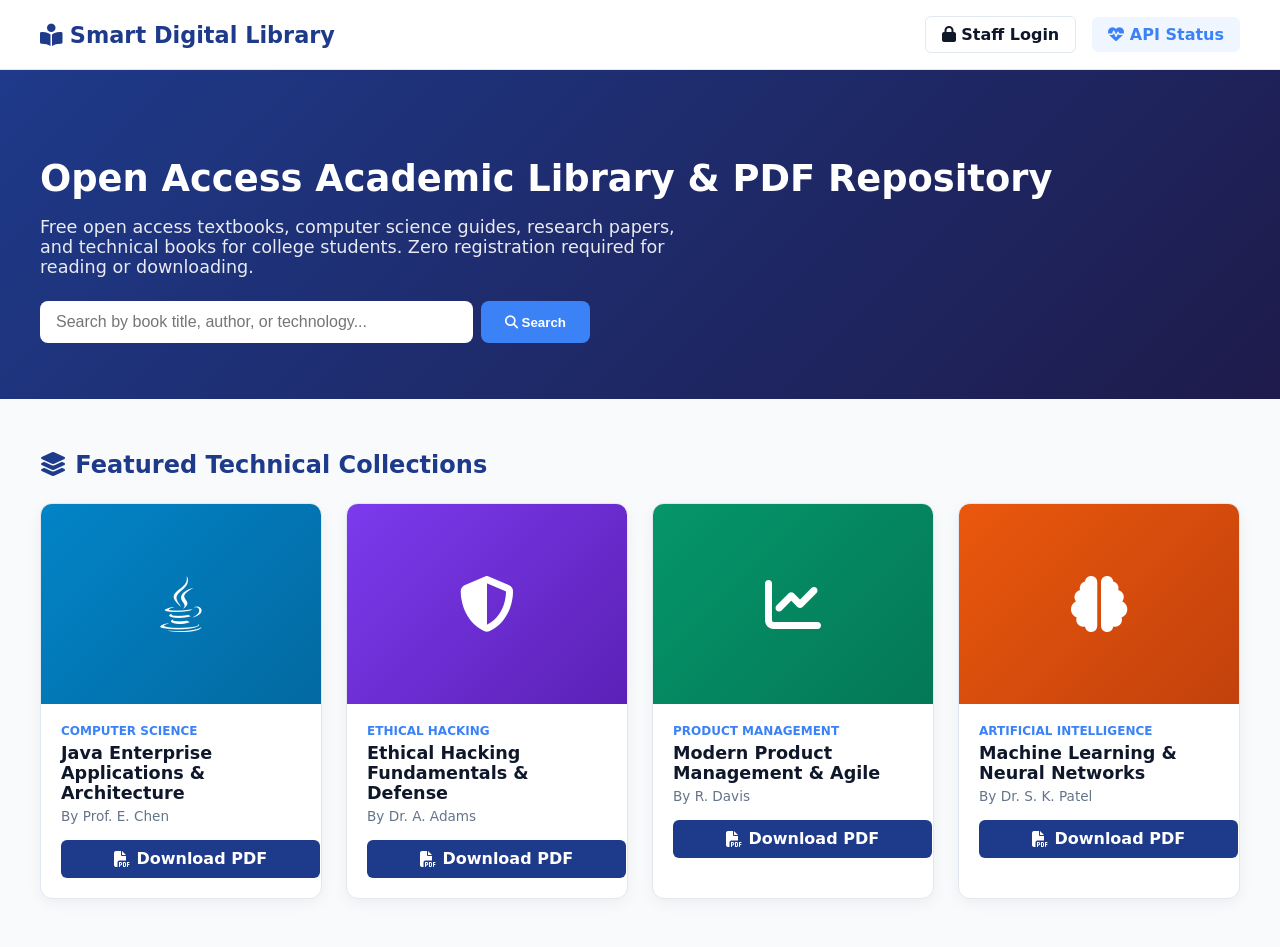
<file: src/main/webapp/index.html>
<!DOCTYPE html>
<html lang="en">
<head>
    <meta charset="UTF-8">
    <meta name="viewport" content="width=device-width, initial-scale=1.0">
    <title>Smart Digital Library – Open Access Textbooks & Research</title>
    <link rel="stylesheet" href="css/style.css">
    <link rel="stylesheet" href="https://cdnjs.cloudflare.com/ajax/libs/font-awesome/6.4.0/css/all.min.css">
    <style>
        :root {
            --primary: #1e3a8a;
            --primary-light: #3b82f6;
            --accent: #06b6d4;
            --bg: #f8fafc;
            --card: #ffffff;
            --text: #0f172a;
            --muted: #64748b;
            --border: #e2e8f0;
            --radius: 12px;
        }
        body { font-family: 'Segoe UI', system-ui, sans-serif; background: var(--bg); color: var(--text); margin: 0; }
        .container { width: calc(100% - 2rem); max-width: 1200px; margin: 0 auto; }
        .navbar { background: var(--card); border-bottom: 1px solid var(--border); padding: 1rem 0; sticky; top: 0; z-index: 100; }
        .nav-inner { display: flex; align-items: center; justify-content: space-between; }
        .logo { font-size: 1.4rem; font-weight: 700; color: var(--primary); text-decoration: none; }
        .hero { background: linear-gradient(135deg, var(--primary) 0%, #1e1b4b 100%); color: white; padding: 3.5rem 0; margin-bottom: 2rem; }
        .hero h1 { font-size: 2.3rem; margin-bottom: 0.5rem; }
        .hero p { opacity: 0.9; font-size: 1.1rem; max-width: 650px; }
        .search-box { display: flex; gap: 0.5rem; max-width: 550px; margin-top: 1.5rem; }
        .search-input { flex: 1; padding: 0.75rem 1rem; border: none; border-radius: 8px; font-size: 1rem; }
        .search-btn { padding: 0.75rem 1.5rem; background: var(--primary-light); color: white; border: none; border-radius: 8px; font-weight: 600; cursor: pointer; }
        .grid { display: grid; grid-template-columns: repeat(auto-fill, minmax(240px, 1fr)); gap: 1.5rem; }
        .book-card { background: white; border: 1px solid var(--border); border-radius: var(--radius); overflow: hidden; box-shadow: 0 4px 15px rgba(0,0,0,0.05); transition: transform 0.2s; }
        .book-card:hover { transform: translateY(-4px); }
        .book-cover { height: 200px; background: linear-gradient(135deg, #0284c7 0%, #0369a1 100%); display: flex; align-items: center; justify-content: center; color: white; font-size: 3.5rem; }
        .book-body { padding: 1.25rem; }
        .book-category { font-size: 0.75rem; font-weight: 700; color: var(--primary-light); text-transform: uppercase; margin-bottom: 0.3rem; }
        .book-title { font-size: 1.1rem; font-weight: 700; margin-bottom: 0.3rem; }
        .book-author { font-size: 0.85rem; color: var(--muted); margin-bottom: 1rem; }
        .download-btn { width: 100%; padding: 0.6rem; background: var(--primary); color: white; border: none; border-radius: 6px; font-weight: 600; cursor: pointer; display: flex; align-items: center; justify-content: center; gap: 0.4rem; text-decoration: none; }
        .download-btn:hover { background: var(--primary-light); text-decoration: none; }
    </style>
</head>
<body>

    <!-- Header -->
    <nav class="navbar">
        <div class="container nav-inner">
            <a href="index.html" class="logo"><i class="fa-solid fa-book-open-reader"></i> Smart <span>Digital Library</span></a>
            <div style="display:flex; gap:1rem; align-items:center;">
                <a href="login" style="padding:0.5rem 1rem; border:1px solid var(--border); border-radius:6px; color:var(--text); text-decoration:none; font-weight:600;">
                    <i class="fa-solid fa-lock"></i> Staff Login
                </a>
                <a href="api/health" target="_blank" style="padding:0.5rem 1rem; background:#eff6ff; border-radius:6px; color:var(--primary-light); text-decoration:none; font-weight:600;">
                    <i class="fa-solid fa-heart-pulse"></i> API Status
                </a>
            </div>
        </div>
    </nav>

    <!-- Hero -->
    <section class="hero">
        <div class="container">
            <h1>Open Access Academic Library & PDF Repository</h1>
            <p>Free open access textbooks, computer science guides, research papers, and technical books for college students. Zero registration required for reading or downloading.</p>
            
            <div class="search-box">
                <input type="text" class="search-input" id="searchInput" placeholder="Search by book title, author, or technology..." onkeyup="filterBooks()">
                <button class="search-btn"><i class="fa-solid fa-magnifying-glass"></i> Search</button>
            </div>
        </div>
    </section>

    <!-- Catalog Grid -->
    <main class="container" style="margin-bottom: 3rem;">
        <h2 style="font-size: 1.5rem; margin-bottom: 1.5rem; color: var(--primary);"><i class="fa-solid fa-layer-group"></i> Featured Technical Collections</h2>
        
        <div class="grid" id="bookGrid">
            <div class="book-card">
                <div class="book-cover" style="background: linear-gradient(135deg, #0284c7 0%, #0369a1 100%);">
                    <i class="fa-brands fa-java"></i>
                </div>
                <div class="book-body">
                    <div class="book-category">Computer Science</div>
                    <div class="book-title">Java Enterprise Applications & Architecture</div>
                    <div class="book-author">By Prof. E. Chen</div>
                    <a href="download/1" class="download-btn"><i class="fa-solid fa-file-pdf"></i> Download PDF</a>
                </div>
            </div>

            <div class="book-card">
                <div class="book-cover" style="background: linear-gradient(135deg, #7c3aed 0%, #5b21b6 100%);">
                    <i class="fa-solid fa-shield-halved"></i>
                </div>
                <div class="book-body">
                    <div class="book-category">Ethical Hacking</div>
                    <div class="book-title">Ethical Hacking Fundamentals & Defense</div>
                    <div class="book-author">By Dr. A. Adams</div>
                    <a href="download/2" class="download-btn"><i class="fa-solid fa-file-pdf"></i> Download PDF</a>
                </div>
            </div>

            <div class="book-card">
                <div class="book-cover" style="background: linear-gradient(135deg, #059669 0%, #047857 100%);">
                    <i class="fa-solid fa-chart-line"></i>
                </div>
                <div class="book-body">
                    <div class="book-category">Product Management</div>
                    <div class="book-title">Modern Product Management & Agile</div>
                    <div class="book-author">By R. Davis</div>
                    <a href="download/3" class="download-btn"><i class="fa-solid fa-file-pdf"></i> Download PDF</a>
                </div>
            </div>

            <div class="book-card">
                <div class="book-cover" style="background: linear-gradient(135deg, #ea580c 0%, #c2410c 100%);">
                    <i class="fa-solid fa-brain"></i>
                </div>
                <div class="book-body">
                    <div class="book-category">Artificial Intelligence</div>
                    <div class="book-title">Machine Learning & Neural Networks</div>
                    <div class="book-author">By Dr. S. K. Patel</div>
                    <a href="download/4" class="download-btn"><i class="fa-solid fa-file-pdf"></i> Download PDF</a>
                </div>
            </div>
        </div>
    </main>

    <script>
        function filterBooks() {
            const q = document.getElementById('searchInput').value.toLowerCase();
            const cards = document.querySelectorAll('#bookGrid .book-card');
            cards.forEach(card => {
                const text = card.innerText.toLowerCase();
                card.style.display = text.includes(q) ? 'block' : 'none';
            });
        }
    </script>
</body>
</html>
</file>
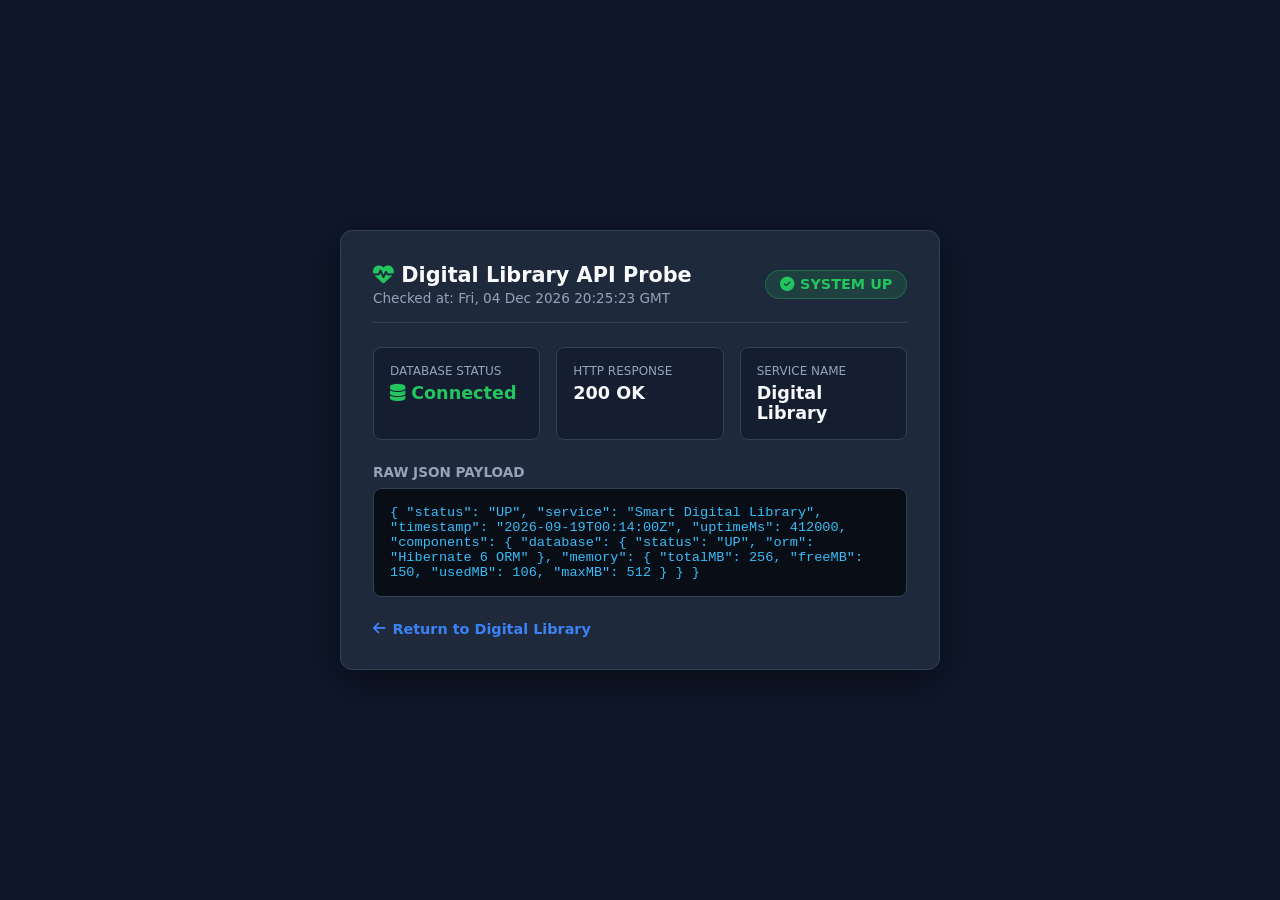
<file: src/main/webapp/api/health/index.html>
<!DOCTYPE html>
<html lang="en">
<head>
    <meta charset="UTF-8">
    <meta name="viewport" content="width=device-width, initial-scale=1.0">
    <title>Digital Library – API Health & System Status</title>
    <link rel="stylesheet" href="https://cdnjs.cloudflare.com/ajax/libs/font-awesome/6.4.0/css/all.min.css">
    <style>
        :root {
            --bg: #0f172a;
            --card: #1e293b;
            --text: #f8fafc;
            --muted: #94a3b8;
            --border: #334155;
            --success: #22c55e;
            --primary: #3b82f6;
            --radius: 12px;
        }
        *, *::before, *::after { box-sizing: border-box; margin: 0; padding: 0; }
        body {
            font-family: 'Segoe UI', system-ui, -apple-system, sans-serif;
            background: var(--bg);
            color: var(--text);
            min-height: 100vh;
            display: flex;
            align-items: center;
            justify-content: center;
            padding: 1.5rem;
        }
        .health-card {
            background: var(--card);
            border: 1px solid var(--border);
            border-radius: var(--radius);
            padding: 2rem;
            max-width: 600px;
            width: 100%;
            box-shadow: 0 10px 40px rgba(0,0,0,0.5);
        }
        .header-row {
            display: flex;
            justify-content: space-between;
            align-items: center;
            margin-bottom: 1.5rem;
            border-bottom: 1px solid var(--border);
            padding-bottom: 1rem;
        }
        .status-badge {
            display: inline-flex;
            align-items: center;
            gap: 0.4rem;
            padding: 0.35rem 0.85rem;
            border-radius: 20px;
            background: rgba(34, 197, 94, 0.15);
            color: var(--success);
            font-weight: 700;
            font-size: 0.9rem;
            border: 1px solid rgba(34, 197, 94, 0.3);
        }
        .metric-grid {
            display: grid;
            grid-template-columns: repeat(auto-fit, minmax(160px, 1fr));
            gap: 1rem;
            margin-bottom: 1.5rem;
        }
        .metric-box {
            background: rgba(15, 23, 42, 0.6);
            border: 1px solid var(--border);
            border-radius: 8px;
            padding: 1rem;
        }
        .metric-label { font-size: 0.75rem; color: var(--muted); text-transform: uppercase; margin-bottom: 0.3rem; }
        .metric-val { font-size: 1.1rem; font-weight: 700; color: var(--text); }
        .json-preview {
            background: #090d16;
            border: 1px solid var(--border);
            border-radius: 8px;
            padding: 1rem;
            font-family: 'Consolas', 'Courier New', monospace;
            font-size: 0.85rem;
            color: #38bdf8;
            overflow-x: auto;
        }
        .btn-back {
            display: inline-flex;
            align-items: center;
            gap: 0.4rem;
            margin-top: 1.5rem;
            color: var(--primary);
            text-decoration: none;
            font-weight: 600;
            font-size: 0.9rem;
        }
        .btn-back:hover { text-decoration: underline; }
    </style>
</head>
<body>

    <div class="health-card">
        <div class="header-row">
            <div>
                <h2 style="font-size: 1.3rem; margin-bottom: 0.2rem;"><i class="fa-solid fa-heart-pulse" style="color:var(--success);"></i> Digital Library API Probe</h2>
                <p style="font-size: 0.85rem; color: var(--muted);" id="timestampStr">Liveness Check</p>
            </div>
            <div class="status-badge">
                <i class="fa-solid fa-circle-check"></i> SYSTEM UP
            </div>
        </div>

        <div class="metric-grid">
            <div class="metric-box">
                <div class="metric-label">Database Status</div>
                <div class="metric-val" style="color:var(--success);"><i class="fa-solid fa-database"></i> Connected</div>
            </div>
            <div class="metric-box">
                <div class="metric-label">HTTP Response</div>
                <div class="metric-val">200 OK</div>
            </div>
            <div class="metric-box">
                <div class="metric-label">Service Name</div>
                <div class="metric-val">Digital Library</div>
            </div>
        </div>

        <h4 style="font-size: 0.85rem; color: var(--muted); margin-bottom: 0.5rem; text-transform: uppercase;">Raw JSON Payload</h4>
        <div class="json-preview" id="jsonDisplay">
{
  "status": "UP",
  "service": "Smart Digital Library",
  "timestamp": "2026-09-19T00:14:00Z",
  "uptimeMs": 412000,
  "components": {
    "database": {
      "status": "UP",
      "orm": "Hibernate 6 ORM"
    },
    "memory": {
      "totalMB": 256,
      "freeMB": 150,
      "usedMB": 106,
      "maxMB": 512
    }
  }
}
        </div>

        <a href="/" class="btn-back"><i class="fa-solid fa-arrow-left"></i> Return to Digital Library</a>
    </div>

    <script>
        document.getElementById('timestampStr').innerText = 'Checked at: ' + new Date().toUTCString();
    </script>
</body>
</html>
</file>
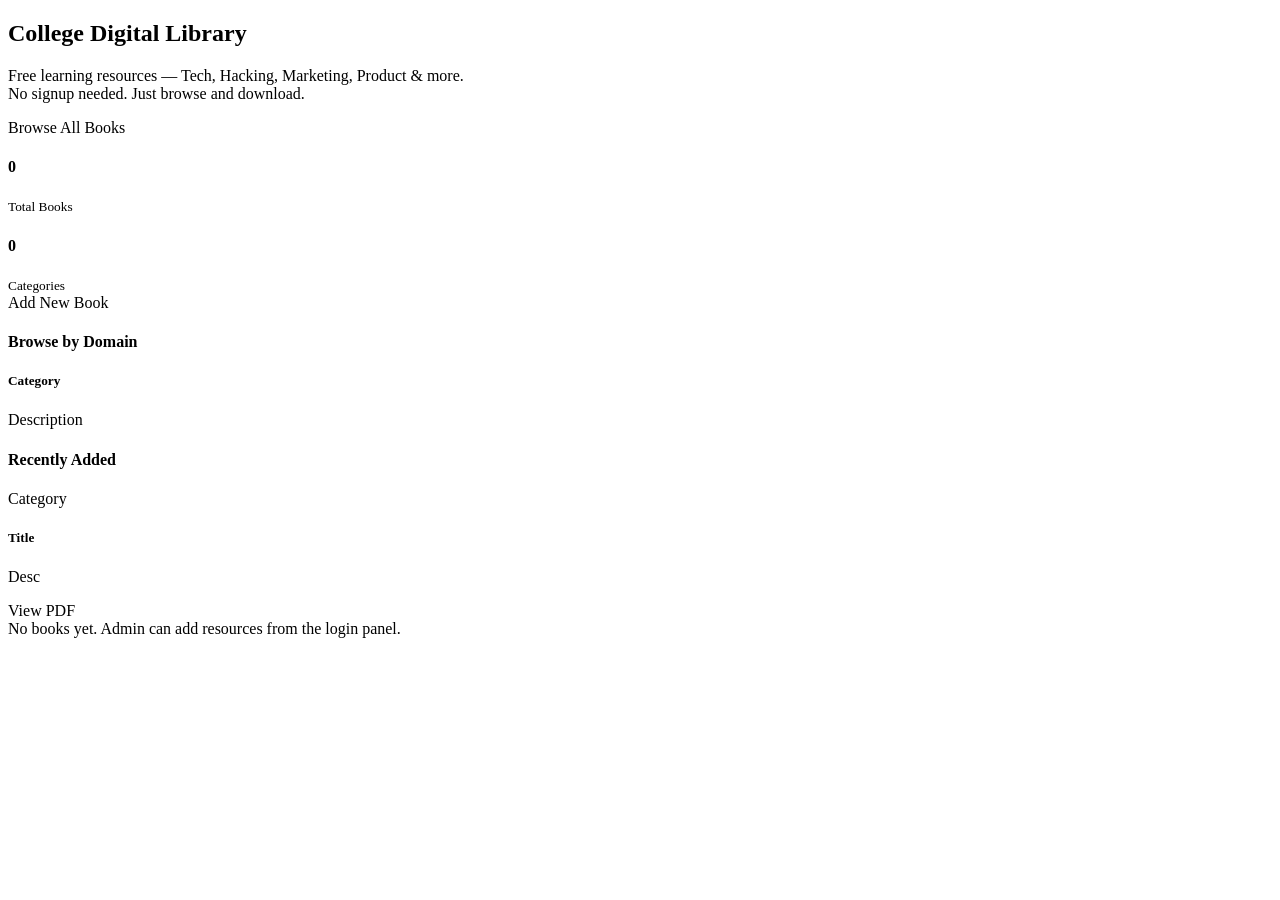
<file: src/main/webapp/WEB-INF/templates/dashboard/index.html>
<!DOCTYPE html>
<html xmlns:th="http://www.thymeleaf.org"
      th:replace="~{layout/base :: layout('Home', ~{::section})}">
<section>
    <div class="text-center mb-5 py-4 bg-primary bg-opacity-10 rounded-3">
        <h1 class="display-5 fw-bold">College Digital Library</h1>
        <p class="lead text-muted mb-3">Free learning resources — Tech, Hacking, Marketing, Product &amp; more.<br/>
            No signup needed. Just browse and download.</p>
        <a th:href="@{/books}" class="btn btn-primary btn-lg"><i class="bi bi-search"></i> Browse All Books</a>
    </div>

    <div class="row g-3 mb-4" th:if="${isLibrarian}">
        <div class="col-md-4">
            <div class="card stat-card border-0 shadow-sm text-center">
                <div class="card-body">
                    <i class="bi bi-bookshelf text-primary fs-3"></i>
                    <h4 class="mt-2 mb-0" th:text="${stats.totalBooks}">0</h4>
                    <small class="text-muted">Total Books</small>
                </div>
            </div>
        </div>
        <div class="col-md-4">
            <div class="card stat-card border-0 shadow-sm text-center">
                <div class="card-body">
                    <i class="bi bi-tags text-danger fs-3"></i>
                    <h4 class="mt-2 mb-0" th:text="${stats.totalCategories}">0</h4>
                    <small class="text-muted">Categories</small>
                </div>
            </div>
        </div>
        <div class="col-md-4">
            <div class="card stat-card border-0 shadow-sm text-center">
                <div class="card-body">
                    <a th:href="@{/books/new}" class="btn btn-outline-primary mt-2"><i class="bi bi-plus-lg"></i> Add New Book</a>
                </div>
            </div>
        </div>
    </div>

    <h4 class="mb-3"><i class="bi bi-grid"></i> Browse by Domain</h4>
    <div class="row g-3 mb-5">
        <div class="col-md-4 col-lg-3" th:each="cat : ${categories}">
            <a th:href="@{/books(categoryId=${cat.id})}" class="text-decoration-none">
                <div class="card category-card h-100 border-0 shadow-sm hover-lift">
                    <div class="card-body text-center py-4">
                        <i class="bi fs-1 text-primary" th:classappend="${cat.icon}"></i>
                        <h5 class="mt-3" th:text="${cat.name}">Category</h5>
                        <p class="text-muted small mb-0" th:text="${cat.description}">Description</p>
                    </div>
                </div>
            </a>
        </div>
    </div>

    <h4 class="mb-3"><i class="bi bi-clock-history"></i> Recently Added</h4>
    <div class="row g-3">
        <div class="col-md-6 col-lg-4" th:each="book : ${recentBooks}">
            <div class="card book-card h-100 border-0 shadow-sm">
                <div class="card-body">
                    <span class="badge bg-primary mb-2" th:text="${book.category.name}">Category</span>
                    <h5 th:text="${book.title}">Title</h5>
                    <p class="text-muted small" th:text="${#strings.abbreviate(book.description, 80)}">Desc</p>
                    <div class="d-flex gap-2">
                        <a th:href="@{/books/{id}(id=${book.id})}" class="btn btn-sm btn-outline-primary">View</a>
                        <a th:if="${book.digitalAvailable}" th:href="@{/download/{id}(id=${book.id})}"
                           class="btn btn-sm btn-danger"><i class="bi bi-download"></i> PDF</a>
                    </div>
                </div>
            </div>
        </div>
        <div th:if="${#lists.isEmpty(recentBooks)}" class="col-12 text-center text-muted py-4">
            No books yet. Admin can add resources from the login panel.
        </div>
    </div>
</section>
</html>
</file>
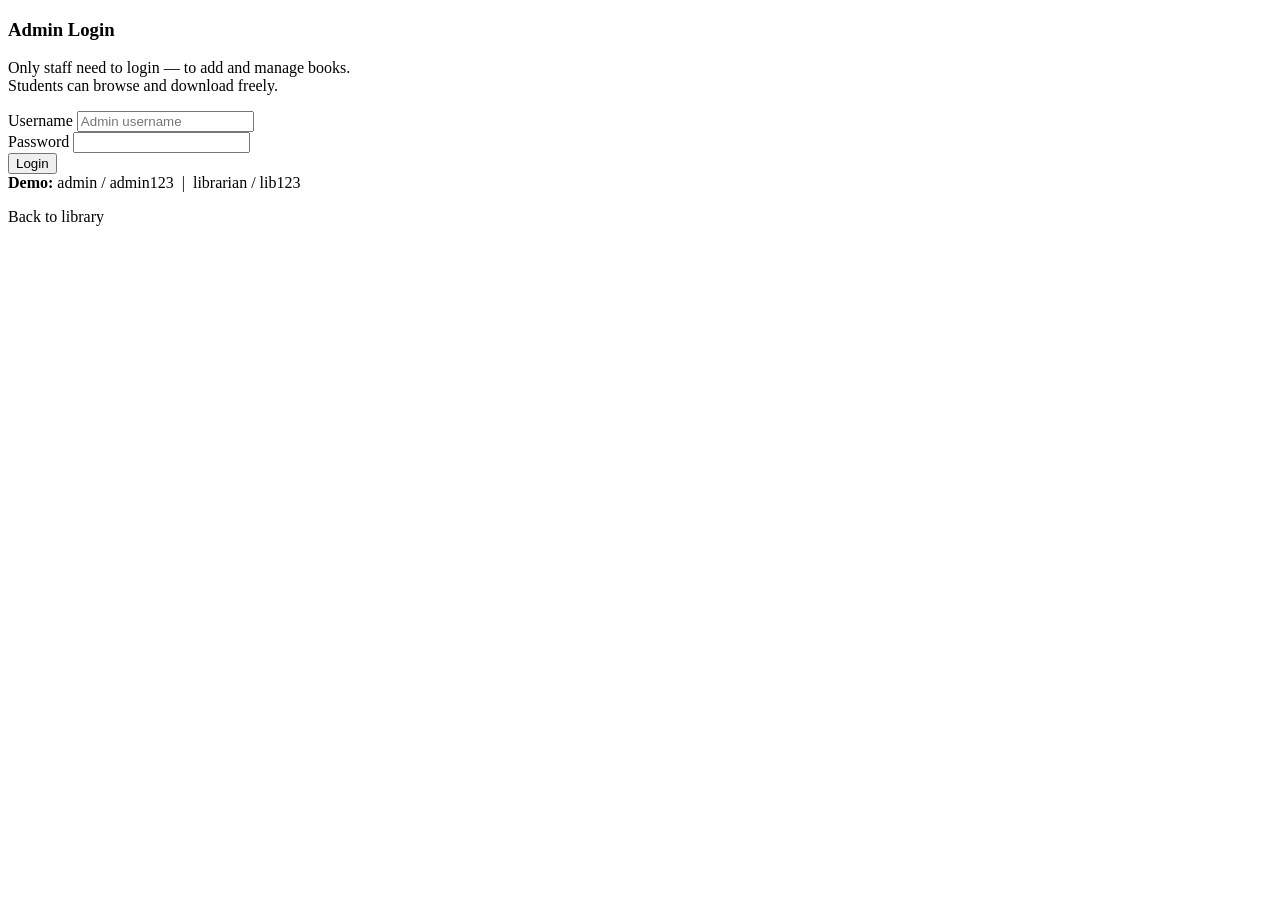
<file: src/main/webapp/WEB-INF/templates/auth/login.html>
<!DOCTYPE html>
<html xmlns:th="http://www.thymeleaf.org"
      th:replace="~{layout/base :: layout('Admin Login', ~{::section})}">
<section>
    <div class="row justify-content-center">
        <div class="col-md-5">
            <div class="card shadow border-0">
                <div class="card-body p-5">
                    <div class="text-center mb-4">
                        <i class="bi bi-shield-lock text-primary" style="font-size: 3rem;"></i>
                        <h3 class="mt-2">Admin Login</h3>
                        <p class="text-muted">Only staff need to login — to add and manage books.<br/>
                            Students can <a th:href="@{/books}">browse and download freely</a>.</p>
                    </div>
                    <div th:if="${error}" class="alert alert-danger" th:text="${error}"></div>
                    <form th:action="@{/login}" method="post">
                        <div class="mb-3">
                            <label class="form-label">Username</label>
                            <input type="text" name="username" class="form-control" required
                                   th:value="${username}" placeholder="Admin username"/>
                        </div>
                        <div class="mb-3">
                            <label class="form-label">Password</label>
                            <input type="password" name="password" class="form-control" required/>
                        </div>
                        <button type="submit" class="btn btn-primary w-100">Login</button>
                    </form>
                    <div class="mt-3 p-3 bg-light rounded small">
                        <strong>Demo:</strong> admin / admin123 &nbsp;|&nbsp; librarian / lib123
                    </div>
                    <p class="text-center mt-3 mb-0">
                        <a th:href="@{/dashboard}"><i class="bi bi-arrow-left"></i> Back to library</a>
                    </p>
                </div>
            </div>
        </div>
    </div>
</section>
</html>
</file>
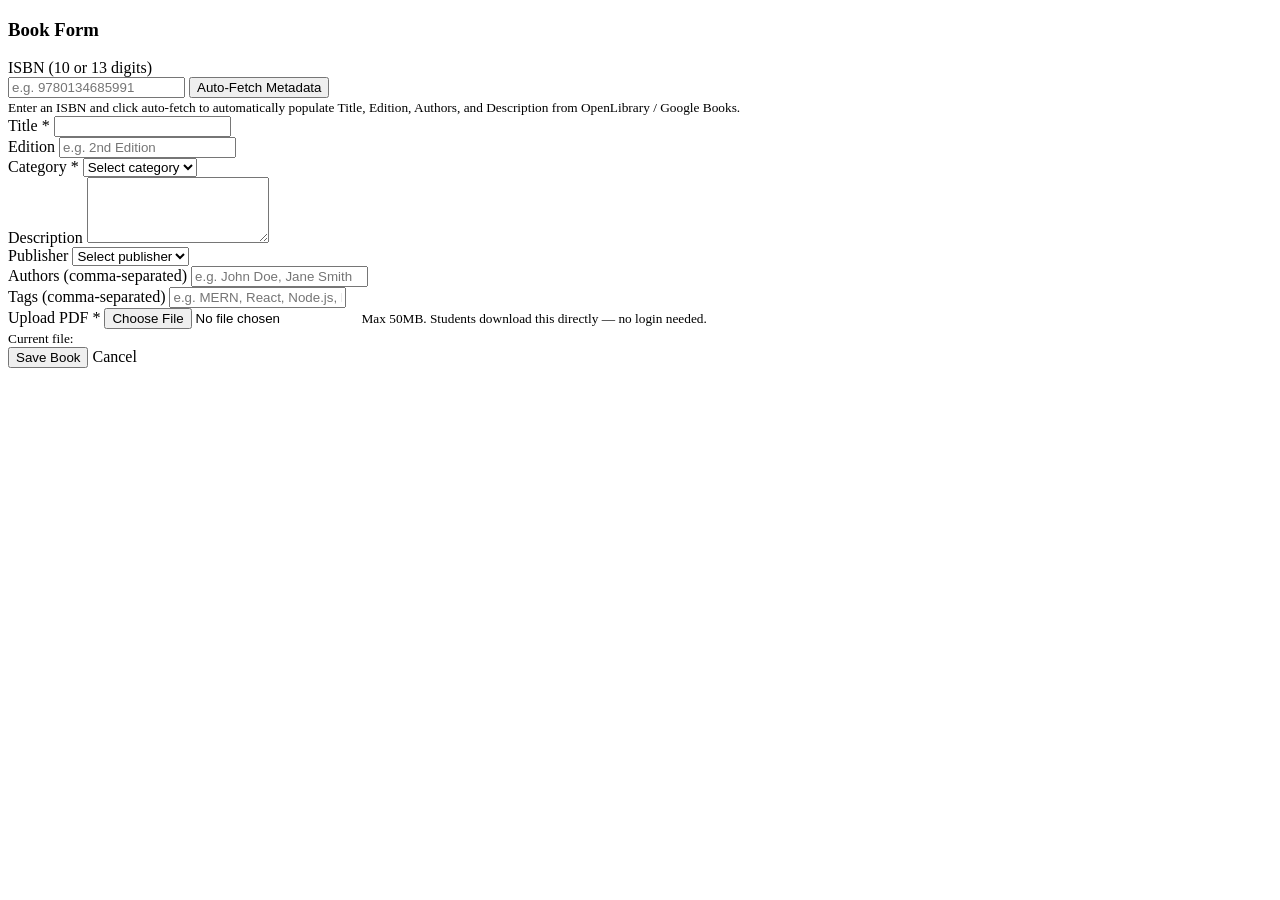
<file: src/main/webapp/WEB-INF/templates/books/_form.html>
<!DOCTYPE html>
<html xmlns:th="http://www.thymeleaf.org">
<section th:fragment="form(title, action, book)">
    <div class="row justify-content-center">
        <div class="col-lg-8">
            <div class="card border-0 shadow-sm">
                <div class="card-body p-4">
                    <h3 th:text="${title}">Book Form</h3>
                    <form th:action="${action}" method="post" enctype="multipart/form-data" class="mt-4">
                        <div class="mb-3">
                            <label class="form-label fw-bold">ISBN (10 or 13 digits)</label>
                            <div class="input-group">
                                <input type="text" id="isbnInput" name="isbn" class="form-control"
                                       placeholder="e.g. 9780134685991"
                                       th:value="${dto != null ? dto.isbn : ''}"/>
                                <button class="btn btn-outline-primary" type="button" id="btnLookupIsbn">
                                    Auto-Fetch Metadata
                                </button>
                            </div>
                            <small class="text-muted" id="isbnStatus">Enter an ISBN and click auto-fetch to automatically populate Title, Edition, Authors, and Description from OpenLibrary / Google Books.</small>
                        </div>
                        <div class="mb-3">
                            <label class="form-label">Title *</label>
                            <input type="text" name="title" class="form-control" required
                                   th:value="${dto != null ? dto.title : ''}"/>
                        </div>
                        <div class="row">
                            <div class="col-md-6 mb-3">
                                <label class="form-label">Edition</label>
                                <input type="text" name="edition" class="form-control" placeholder="e.g. 2nd Edition"
                                       th:value="${dto != null ? dto.edition : ''}"/>
                            </div>
                            <div class="col-md-6 mb-3">
                                <label class="form-label">Category *</label>
                                <select name="categoryId" class="form-select" required>
                                    <option value="">Select category</option>
                                    <option th:each="cat : ${categories}" th:value="${cat.id}" th:text="${cat.name}"
                                            th:selected="${dto != null && dto.categoryId == cat.id}"></option>
                                </select>
                            </div>
                        </div>
                        <div class="mb-3">
                            <label class="form-label">Description</label>
                            <textarea name="description" class="form-control" rows="4"
                                      th:text="${dto != null ? dto.description : ''}"></textarea>
                        </div>
                        <div class="row">
                            <div class="col-md-6 mb-3">
                                <label class="form-label">Publisher</label>
                                <select name="publisherId" class="form-select">
                                    <option value="">Select publisher</option>
                                    <option th:each="pub : ${publishers}" th:value="${pub.id}" th:text="${pub.name}"
                                            th:selected="${dto != null && dto.publisherId == pub.id}"></option>
                                </select>
                            </div>
                            <div class="col-md-6 mb-3">
                                <label class="form-label">Authors (comma-separated)</label>
                                <input type="text" name="authorNames" class="form-control"
                                       placeholder="e.g. John Doe, Jane Smith"
                                       th:value="${dto != null ? dto.authorNames : ''}"/>
                            </div>
                        </div>
                        <div class="mb-3">
                            <label class="form-label">Tags (comma-separated)</label>
                            <input type="text" name="tags" class="form-control"
                                   placeholder="e.g. MERN, React, Node.js, Full Stack"
                                   th:value="${dto != null ? dto.tags : ''}"/>
                        </div>
                        <div class="mb-3">
                            <label class="form-label">Upload PDF *</label>
                            <input type="file" name="bookFile" class="form-control" accept=".pdf"
                                   th:required="${book == null}"/>
                            <small class="text-muted">Max 50MB. Students download this directly — no login needed.</small>
                            <div th:if="${book != null && book.fileName}" class="mt-1">
                                <small>Current file: <span th:text="${book.fileName}"></span></small>
                            </div>
                        </div>
                        <div class="d-flex gap-2">
                            <button type="submit" class="btn btn-primary">Save Book</button>
                            <a th:href="@{/books}" class="btn btn-outline-secondary">Cancel</a>
                        </div>
                    </form>
                </div>
            </div>
        </div>
    </div>
    <script>
    document.addEventListener('DOMContentLoaded', function() {
        const btn = document.getElementById('btnLookupIsbn');
        const isbnInput = document.getElementById('isbnInput');
        const status = document.getElementById('isbnStatus');
        if (!btn || !isbnInput) return;

        btn.addEventListener('click', function() {
            const isbn = isbnInput.value.trim();
            if (!isbn) {
                alert('Please enter an ISBN number first.');
                return;
            }
            btn.disabled = true;
            status.innerHTML = '<span class="text-primary"><span class="spinner-border spinner-border-sm me-1"></span>Fetching book metadata...</span>';

            fetch('/books/lookup?isbn=' + encodeURIComponent(isbn))
                .then(function(res) { return res.json(); })
                .then(function(data) {
                    btn.disabled = false;
                    if (data && data.title) {
                        const titleInput = document.querySelector('input[name="title"]');
                        if (titleInput) titleInput.value = data.title;
                        const editionInput = document.querySelector('input[name="edition"]');
                        if (editionInput && data.edition) editionInput.value = data.edition;
                        const descInput = document.querySelector('textarea[name="description"]');
                        if (descInput && data.description) descInput.value = data.description;
                        const authorInput = document.querySelector('input[name="authorNames"]');
                        if (authorInput && data.authors) authorInput.value = data.authors;
                        status.innerHTML = '<span class="text-success">Book details fetched successfully!</span>';
                    } else {
                        status.innerHTML = '<span class="text-warning">No metadata found for this ISBN. You can still fill fields manually.</span>';
                    }
                })
                .catch(function(err) {
                    btn.disabled = false;
                    status.innerHTML = '<span class="text-danger">Error fetching metadata. Please fill manually.</span>';
                });
        });
    });
    </script>
</section>
</html>
</file>
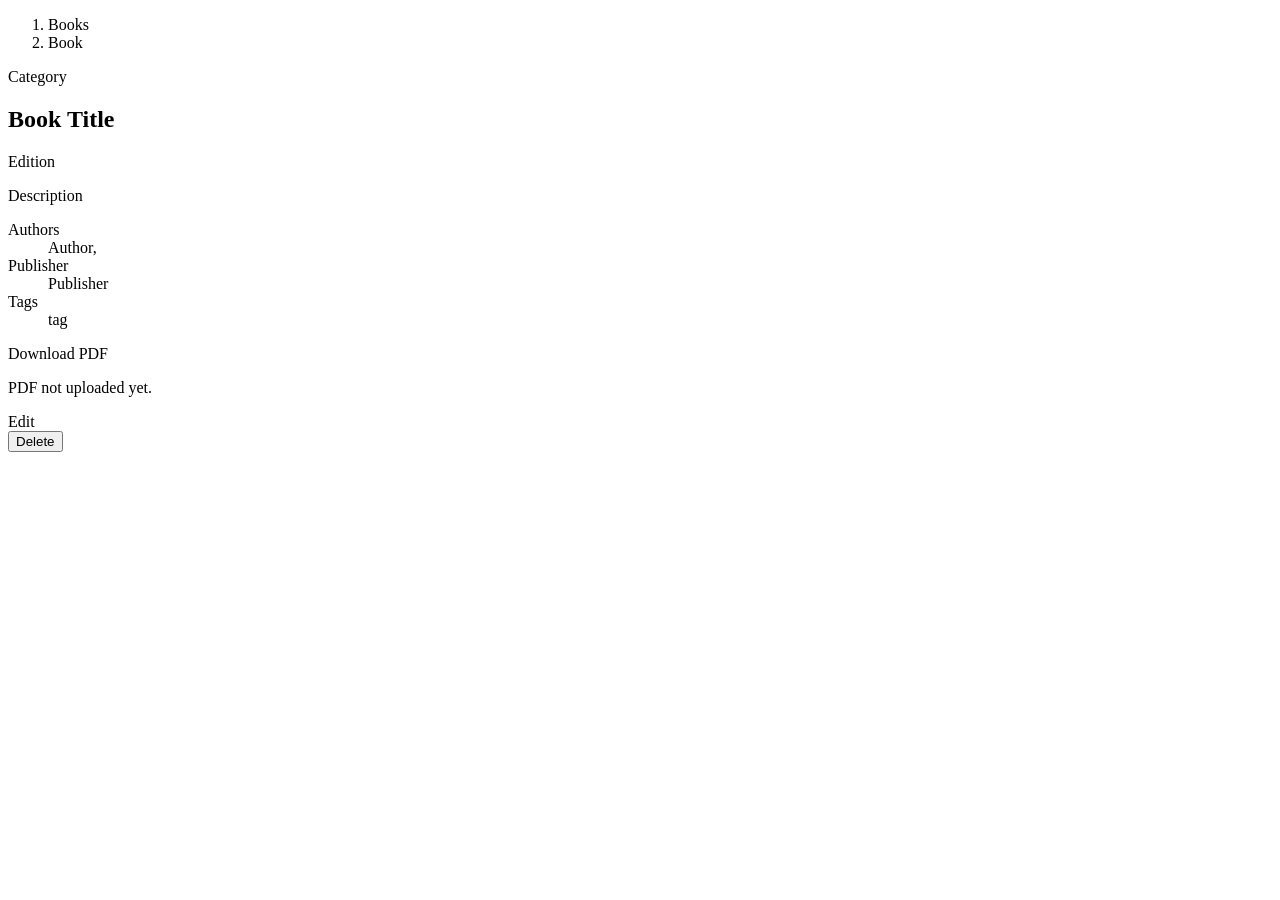
<file: src/main/webapp/WEB-INF/templates/books/detail.html>
<!DOCTYPE html>
<html xmlns:th="http://www.thymeleaf.org"
      th:replace="~{layout/base :: layout(${book.title}, ~{::section})}">
<section>
    <nav aria-label="breadcrumb" class="mb-3">
        <ol class="breadcrumb">
            <li class="breadcrumb-item"><a th:href="@{/books}">Books</a></li>
            <li class="breadcrumb-item active" th:text="${book.title}">Book</li>
        </ol>
    </nav>

    <div class="row">
        <div class="col-lg-8">
            <div class="card border-0 shadow-sm">
                <div class="card-body p-4">
                    <span class="badge bg-primary mb-2" th:text="${book.category.name}">Category</span>
                    <h2 th:text="${book.title}">Book Title</h2>
                    <p class="text-muted" th:if="${book.edition}" th:text="${book.edition}">Edition</p>
                    <p th:text="${book.description}">Description</p>

                    <dl class="row mt-4">
                        <dt class="col-sm-3">Authors</dt>
                        <dd class="col-sm-9">
                            <span th:each="author, stat : ${book.authors}">
                                <span th:text="${author.name}">Author</span><span th:if="${!stat.last}">, </span>
                            </span>
                        </dd>
                        <dt class="col-sm-3">Publisher</dt>
                        <dd class="col-sm-9" th:text="${book.publisher != null ? book.publisher.name : 'N/A'}">Publisher</dd>
                        <dt class="col-sm-3">Tags</dt>
                        <dd class="col-sm-9">
                            <span th:each="tag : ${#strings.arraySplit(book.tags, ',')}"
                                  class="badge bg-light text-dark me-1" th:text="${#strings.trim(tag)}">tag</span>
                        </dd>
                    </dl>
                </div>
            </div>
        </div>

        <div class="col-lg-4">
            <div class="card border-0 shadow-sm">
                <div class="card-body p-4">
                    <a th:if="${book.digitalAvailable}" th:href="@{/download/{id}(id=${book.id})}"
                       class="btn btn-danger btn-lg w-100 mb-3">
                        <i class="bi bi-download"></i> Download PDF
                    </a>
                    <p th:unless="${book.digitalAvailable}" class="text-muted text-center">
                        PDF not uploaded yet.
                    </p>
                    <div th:if="${isLibrarian}" class="d-grid gap-2 mt-3">
                        <a th:href="@{/books/{id}/edit(id=${book.id})}" class="btn btn-outline-secondary">
                            <i class="bi bi-pencil"></i> Edit
                        </a>
                        <form th:action="@{/books/{id}/delete(id=${book.id})}" method="post"
                              onsubmit="return confirm('Delete this book?')">
                            <button type="submit" class="btn btn-outline-danger w-100">
                                <i class="bi bi-trash"></i> Delete
                            </button>
                        </form>
                    </div>
                </div>
            </div>
        </div>
    </div>
</section>
</html>
</file>
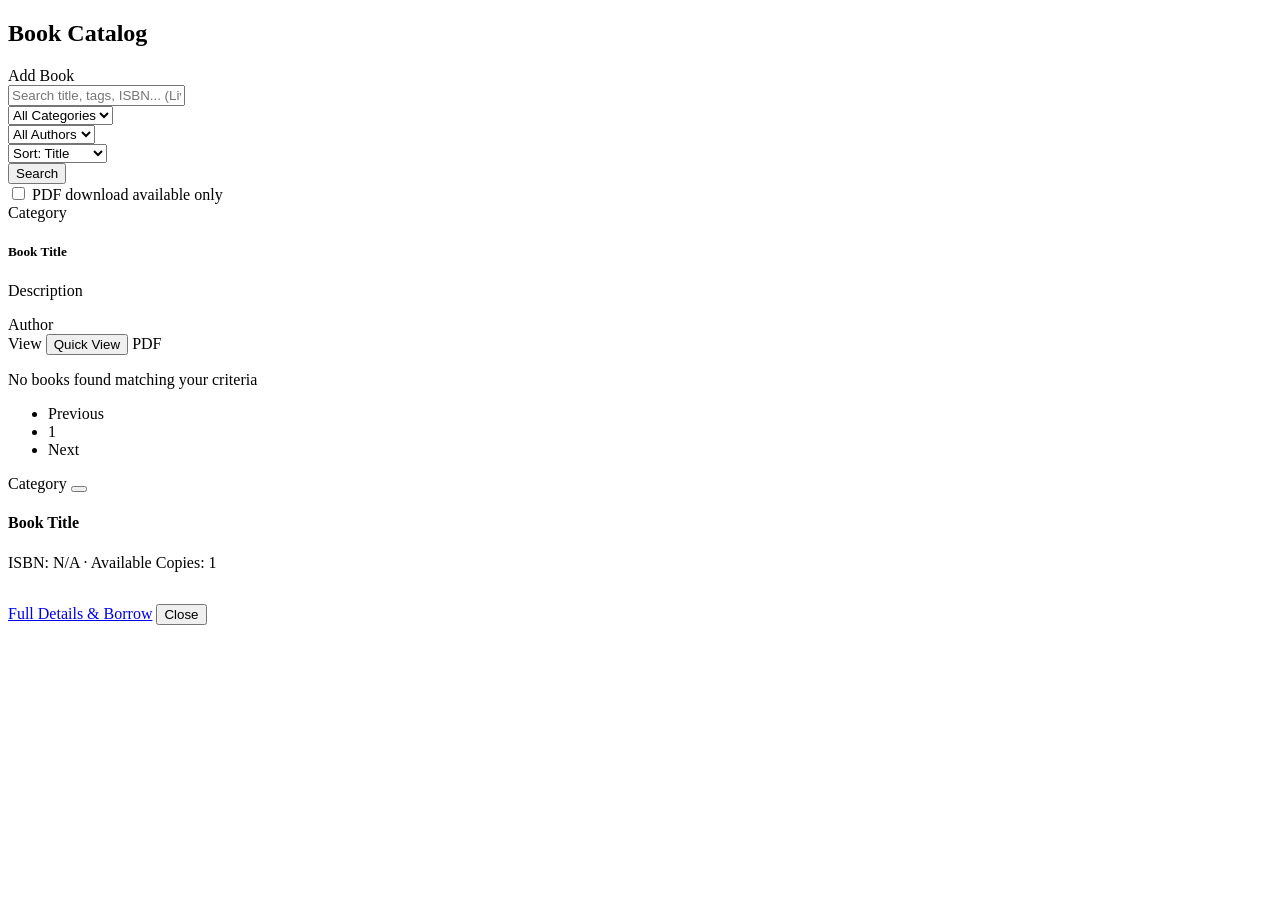
<file: src/main/webapp/WEB-INF/templates/books/list.html>
<!DOCTYPE html>
<html xmlns:th="http://www.thymeleaf.org"
      th:replace="~{layout/base :: layout('Books', ~{::section})}">
<section>
    <div class="d-flex justify-content-between align-items-center mb-4">
        <h2><i class="bi bi-bookshelf"></i> Book Catalog</h2>
        <a th:if="${isLibrarian}" th:href="@{/books/new}" class="btn btn-primary">
            <i class="bi bi-plus-lg"></i> Add Book
        </a>
    </div>

    <!-- Advanced Search -->
    <div class="card border-0 shadow-sm mb-4">
        <div class="card-body">
            <form th:action="@{/books}" method="get" class="row g-3">
                <div class="col-md-4">
                    <input type="text" id="liveKeywordInput" name="keyword" class="form-control" placeholder="Search title, tags, ISBN... (Live filter)"
                           th:value="${search.keyword}"/>
                </div>
                <div class="col-md-2">
                    <select name="categoryId" class="form-select">
                        <option value="">All Categories</option>
                        <option th:each="cat : ${categories}" th:value="${cat.id}" th:text="${cat.name}"
                                th:selected="${search.categoryId != null && search.categoryId == cat.id}"></option>
                    </select>
                </div>
                <div class="col-md-2">
                    <select name="authorId" class="form-select">
                        <option value="">All Authors</option>
                        <option th:each="author : ${authors}" th:value="${author.id}" th:text="${author.name}"
                                th:selected="${search.authorId != null && search.authorId == author.id}"></option>
                    </select>
                </div>
                <div class="col-md-2">
                    <select name="sortBy" class="form-select">
                        <option value="title" th:selected="${search.sortBy == 'title'}">Sort: Title</option>
                        <option value="createdAt" th:selected="${search.sortBy == 'createdAt'}">Sort: Newest</option>
                    </select>
                </div>
                <div class="col-md-2">
                    <button type="submit" class="btn btn-primary w-100"><i class="bi bi-search"></i> Search</button>
                </div>
                <div class="col-12">
                    <div class="form-check form-check-inline">
                        <input class="form-check-input" type="checkbox" name="digitalOnly" value="true"
                               th:checked="${search.digitalOnly}"/>
                        <label class="form-check-label">PDF download available only</label>
                    </div>
                </div>
            </form>
        </div>
    </div>

    <!-- Book Grid -->
    <div class="row g-4">
        <div class="col-md-6 col-lg-4 book-col" th:each="book : ${books}" th:attr="data-title=${book.title},data-category=${book.category.name},data-isbn=${book.isbn},data-desc=${book.description},data-id=${book.id},data-copies=${book.availableCopies}">
            <div class="card book-card h-100 border-0 shadow-sm">
                <div class="card-body">
                    <div class="d-flex justify-content-between align-items-start mb-2">
                        <span class="badge bg-primary" th:text="${book.category.name}">Category</span>
                        <span th:if="${book.digitalAvailable}"><i class="bi bi-file-earmark-pdf text-danger fs-5"></i></span>
                    </div>
                    <h5 class="card-title" th:text="${book.title}">Book Title</h5>
                    <p class="card-text text-muted small" th:text="${#strings.abbreviate(book.description, 100)}">Description</p>
                    <div class="mb-2">
                        <span th:each="author : ${book.authors}" class="badge bg-light text-dark me-1"
                              th:text="${author.name}">Author</span>
                    </div>
                    <div class="d-flex gap-2">
                        <a th:href="@{/books/{id}(id=${book.id})}" class="btn btn-sm btn-outline-primary">View</a>
                        <button type="button" class="btn btn-sm btn-outline-secondary" onclick="showQuickPreview(this)"><i class="bi bi-eye"></i> Quick View</button>
                        <a th:if="${book.digitalAvailable}" th:href="@{/download/{id}(id=${book.id})}"
                           class="btn btn-sm btn-danger"><i class="bi bi-download"></i> PDF</a>
                    </div>
                </div>
            </div>
        </div>
        <div th:if="${#lists.isEmpty(books)}" class="col-12 text-center py-5">
            <i class="bi bi-inbox text-muted" style="font-size: 3rem;"></i>
            <p class="text-muted mt-2">No books found matching your criteria</p>
        </div>
    </div>

    <!-- Pagination -->
    <nav th:if="${pageResult.totalPages > 1}" class="mt-4">
        <ul class="pagination justify-content-center">
            <li class="page-item" th:classappend="${!pageResult.hasPrevious()} ? 'disabled'">
                <a class="page-link" th:href="@{/books(page=${pageResult.currentPage - 1}, keyword=${search.keyword}, categoryId=${search.categoryId})}">Previous</a>
            </li>
            <li class="page-item" th:each="i : ${#numbers.sequence(0, pageResult.totalPages - 1)}"
                th:classappend="${i == pageResult.currentPage} ? 'active'">
                <a class="page-link" th:href="@{/books(page=${i}, keyword=${search.keyword}, categoryId=${search.categoryId})}"
                   th:text="${i + 1}">1</a>
            </li>
            <li class="page-item" th:classappend="${!pageResult.hasNext()} ? 'disabled'">
                <a class="page-link" th:href="@{/books(page=${pageResult.currentPage + 1}, keyword=${search.keyword}, categoryId=${search.categoryId})}">Next</a>
            </li>
        </ul>
    </nav>
    <!-- Dynamic Quick Preview Modal -->
    <div class="modal fade" id="quickPreviewModal" tabindex="-1" aria-hidden="true">
        <div class="modal-dialog modal-dialog-centered">
            <div class="modal-content border-0 shadow">
                <div class="modal-header border-0 pb-0">
                    <span id="modalCategory" class="badge bg-primary">Category</span>
                    <button type="button" class="btn-close" data-bs-dismiss="modal" aria-label="Close"></button>
                </div>
                <div class="modal-body pt-2">
                    <h4 id="modalTitle" class="fw-bold mb-1">Book Title</h4>
                    <div class="text-muted small mb-3">ISBN: <span id="modalIsbn">N/A</span> · Available Copies: <span id="modalCopies" class="badge bg-success">1</span></div>
                    <p id="modalDesc" class="text-secondary small" style="line-height:1.6;max-height:180px;overflow-y:auto;"></p>
                </div>
                <div class="modal-footer border-0 pt-0">
                    <a id="modalDetailLink" href="#" class="btn btn-primary btn-sm">Full Details & Borrow</a>
                    <button type="button" class="btn btn-outline-secondary btn-sm" data-bs-dismiss="modal">Close</button>
                </div>
            </div>
        </div>
    </div>

    <script>
    function showQuickPreview(btn) {
        const col = btn.closest('.book-col');
        if (!col) return;
        document.getElementById('modalTitle').textContent = col.getAttribute('data-title') || 'Book';
        document.getElementById('modalCategory').textContent = col.getAttribute('data-category') || 'General';
        document.getElementById('modalIsbn').textContent = col.getAttribute('data-isbn') || 'None';
        document.getElementById('modalCopies').textContent = col.getAttribute('data-copies') || '0';
        document.getElementById('modalDesc').textContent = col.getAttribute('data-desc') || 'No description available.';
        const id = col.getAttribute('data-id');
        document.getElementById('modalDetailLink').href = '/books/' + id;
        const modal = new bootstrap.Modal(document.getElementById('quickPreviewModal'));
        modal.show();
    }

    // Dynamic Live Filter
    document.addEventListener('DOMContentLoaded', function() {
        const input = document.getElementById('liveKeywordInput');
        if (!input) return;
        input.addEventListener('input', function() {
            const query = (input.value || '').toLowerCase().trim();
            const cards = document.querySelectorAll('.book-col');
            cards.forEach(card => {
                const title = (card.getAttribute('data-title') || '').toLowerCase();
                const cat = (card.getAttribute('data-category') || '').toLowerCase();
                const isbn = (card.getAttribute('data-isbn') || '').toLowerCase();
                const desc = (card.getAttribute('data-desc') || '').toLowerCase();
                const matches = title.includes(query) || cat.includes(query) || isbn.includes(query) || desc.includes(query);
                card.style.display = matches ? '' : 'none';
            });
        });
    });
    </script>
</section>
</html>
</file>
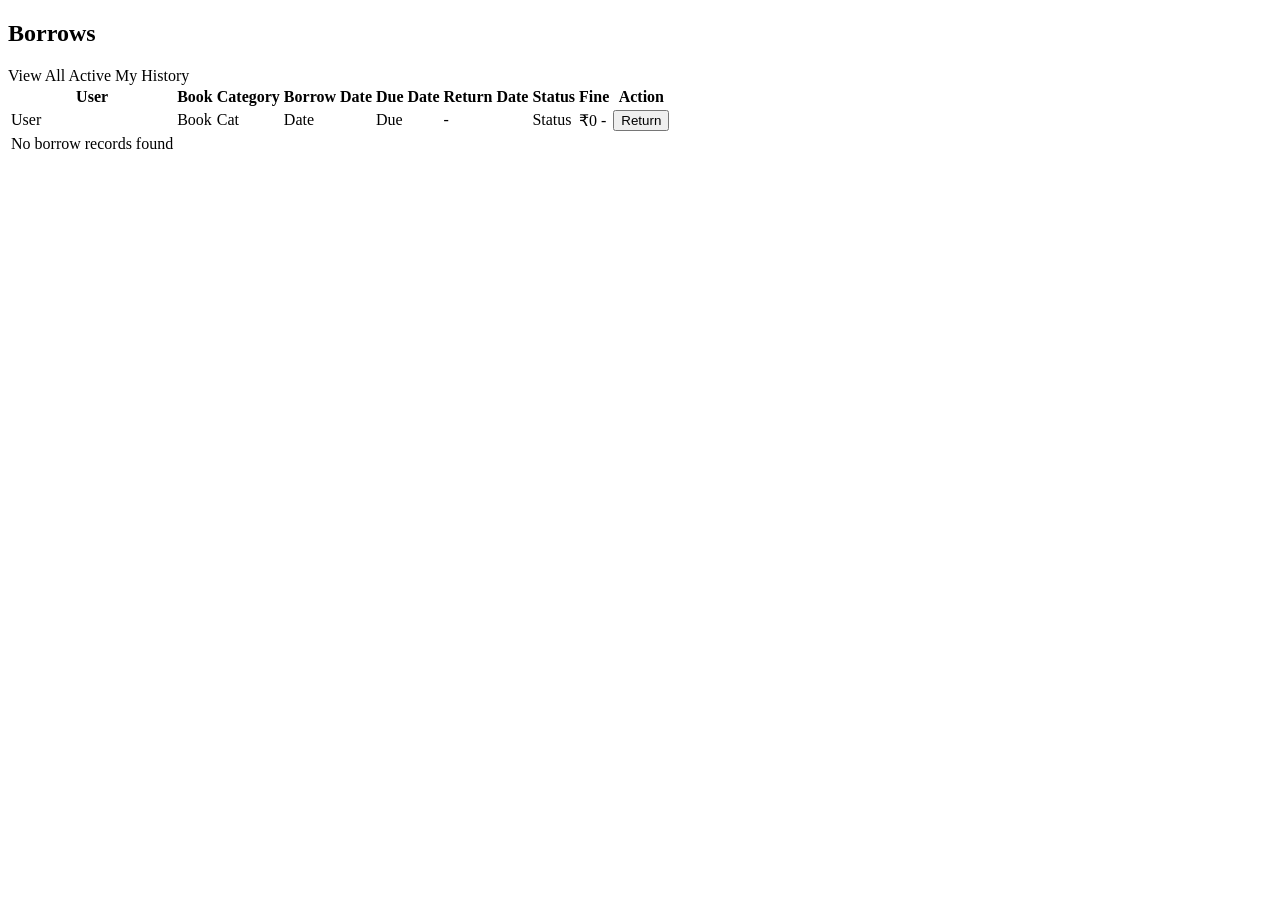
<file: src/main/webapp/WEB-INF/templates/borrows/list.html>
<!DOCTYPE html>
<html xmlns:th="http://www.thymeleaf.org"
      th:replace="~{layout/base :: layout('Borrow History', ~{::section})}">
<section>
    <div class="d-flex justify-content-between align-items-center mb-4">
        <h2><i class="bi bi-arrow-left-right"></i>
            <span th:text="${staffView} ? 'All Active Borrows' : 'My Borrow History'">Borrows</span>
        </h2>
        <div th:if="${isLibrarian}">
            <a th:if="${!staffView}" th:href="@{/borrows(view='all')}" class="btn btn-outline-primary btn-sm">View All Active</a>
            <a th:if="${staffView}" th:href="@{/borrows}" class="btn btn-outline-secondary btn-sm">My History</a>
        </div>
    </div>

    <div class="card border-0 shadow-sm">
        <div class="table-responsive">
            <table class="table table-hover mb-0">
                <thead class="table-light">
                <tr>
                    <th th:if="${staffView}">User</th>
                    <th>Book</th>
                    <th>Category</th>
                    <th>Borrow Date</th>
                    <th>Due Date</th>
                    <th>Return Date</th>
                    <th>Status</th>
                    <th>Fine</th>
                    <th>Action</th>
                </tr>
                </thead>
                <tbody>
                <tr th:each="borrow : ${borrows}">
                    <td th:if="${staffView}" th:text="${borrow.user.fullName}">User</td>
                    <td><a th:href="@{/books/{id}(id=${borrow.book.id})}" th:text="${borrow.book.title}">Book</a></td>
                    <td><span class="badge bg-primary" th:text="${borrow.book.category.name}">Cat</span></td>
                    <td th:text="${#temporals.format(borrow.borrowDate, 'dd MMM yyyy')}">Date</td>
                    <td th:text="${#temporals.format(borrow.dueDate, 'dd MMM yyyy')}">Due</td>
                    <td th:text="${borrow.returnDate != null ? #temporals.format(borrow.returnDate, 'dd MMM yyyy') : '-'}">-</td>
                    <td>
                        <span class="badge"
                              th:classappend="${borrow.status.name() == 'RETURNED'} ? 'bg-success' : (${borrow.overdue} ? 'bg-danger' : 'bg-warning')"
                              th:text="${borrow.status}">Status</span>
                    </td>
                    <td>
                        <span th:if="${borrow.fine != null}" class="text-danger"
                              th:text="'₹' + ${borrow.fine.amount}">₹0</span>
                        <span th:unless="${borrow.fine != null}">-</span>
                    </td>
                    <td>
                        <form th:if="${borrow.status.name() == 'BORROWED'}" th:action="@{/borrows/{id}/return(id=${borrow.id})}" method="post">
                            <button type="submit" class="btn btn-sm btn-success">Return</button>
                        </form>
                    </td>
                </tr>
                <tr th:if="${#lists.isEmpty(borrows)}">
                    <td th:colspan="${staffView ? 9 : 8}" class="text-center text-muted py-4">No borrow records found</td>
                </tr>
                </tbody>
            </table>
        </div>
    </div>
</section>
</html>
</file>
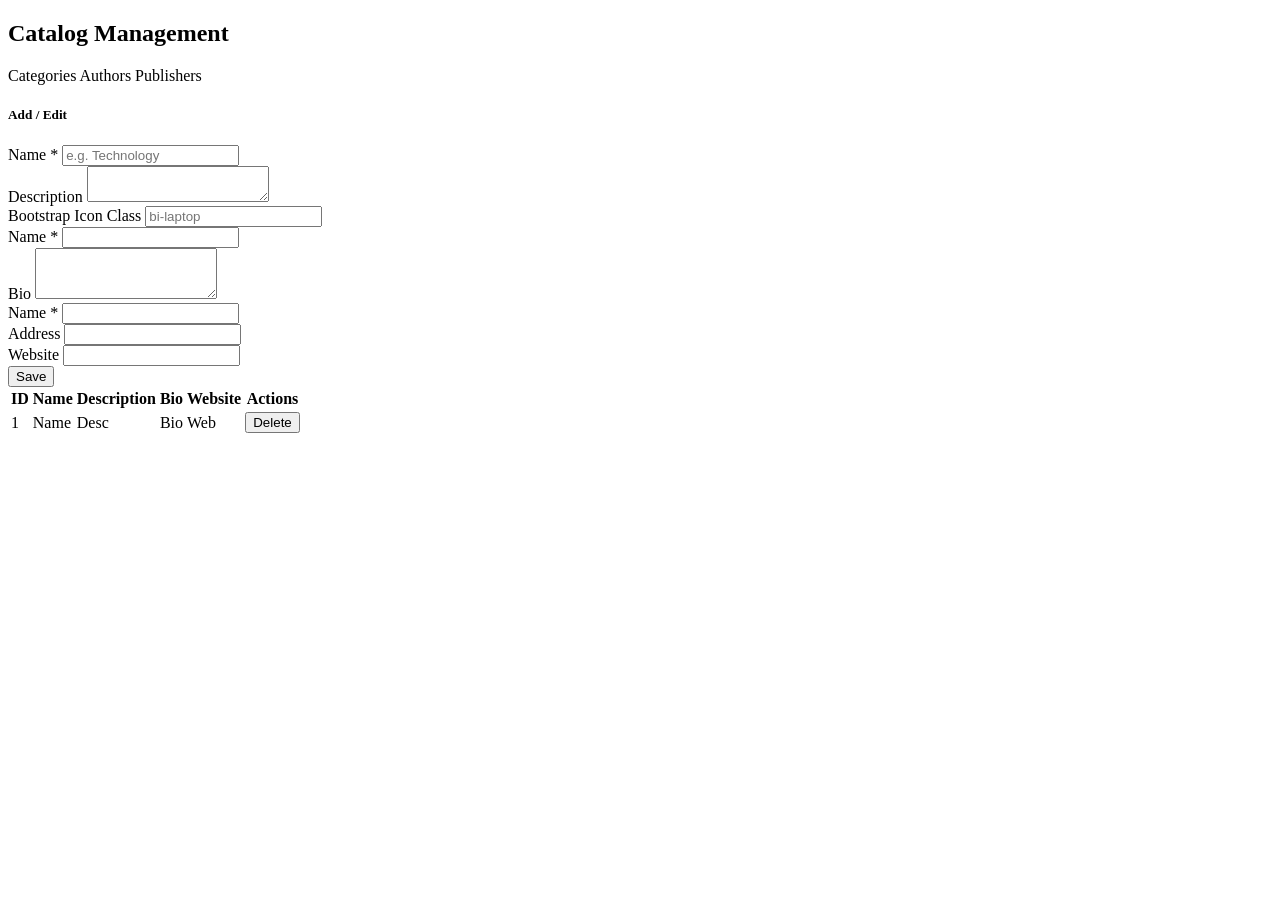
<file: src/main/webapp/WEB-INF/templates/catalog/list.html>
<!DOCTYPE html>
<html xmlns:th="http://www.thymeleaf.org"
      th:replace="~{layout/base :: layout('Catalog Management', ~{::section})}">
<section>
    <div class="d-flex justify-content-between align-items-center mb-4">
        <h2><i class="bi bi-tags"></i> Catalog Management</h2>
        <div class="btn-group">
            <a th:href="@{/catalog(type='categories')}" class="btn"
               th:classappend="${type == 'categories'} ? 'btn-primary' : 'btn-outline-primary'">Categories</a>
            <a th:href="@{/catalog(type='authors')}" class="btn"
               th:classappend="${type == 'authors'} ? 'btn-primary' : 'btn-outline-primary'">Authors</a>
            <a th:href="@{/catalog(type='publishers')}" class="btn"
               th:classappend="${type == 'publishers'} ? 'btn-primary' : 'btn-outline-primary'">Publishers</a>
        </div>
    </div>

    <div class="row">
        <div class="col-lg-4 mb-4">
            <div class="card border-0 shadow-sm">
                <div class="card-header bg-white">
                    <h5 class="mb-0">Add / Edit</h5>
                </div>
                <div class="card-body">
                    <form th:action="@{/catalog}" method="post">
                        <input type="hidden" name="action" value="save"/>
                        <input type="hidden" name="type" th:value="${type}"/>
                        <input type="hidden" name="id" id="editId"/>

                        <div th:if="${type == 'categories'}">
                            <div class="mb-3">
                                <label class="form-label">Name *</label>
                                <input type="text" name="name" id="editName" class="form-control" required
                                       placeholder="e.g. Technology"/>
                            </div>
                            <div class="mb-3">
                                <label class="form-label">Description</label>
                                <textarea name="description" id="editDescription" class="form-control" rows="2"></textarea>
                            </div>
                            <div class="mb-3">
                                <label class="form-label">Bootstrap Icon Class</label>
                                <input type="text" name="icon" id="editIcon" class="form-control" placeholder="bi-laptop"/>
                            </div>
                        </div>

                        <div th:if="${type == 'authors'}">
                            <div class="mb-3">
                                <label class="form-label">Name *</label>
                                <input type="text" name="name" id="editName" class="form-control" required/>
                            </div>
                            <div class="mb-3">
                                <label class="form-label">Bio</label>
                                <textarea name="bio" id="editBio" class="form-control" rows="3"></textarea>
                            </div>
                        </div>

                        <div th:if="${type == 'publishers'}">
                            <div class="mb-3">
                                <label class="form-label">Name *</label>
                                <input type="text" name="name" id="editName" class="form-control" required/>
                            </div>
                            <div class="mb-3">
                                <label class="form-label">Address</label>
                                <input type="text" name="address" id="editAddress" class="form-control"/>
                            </div>
                            <div class="mb-3">
                                <label class="form-label">Website</label>
                                <input type="url" name="website" id="editWebsite" class="form-control"/>
                            </div>
                        </div>

                        <button type="submit" class="btn btn-primary w-100">Save</button>
                    </form>
                </div>
            </div>
        </div>

        <div class="col-lg-8">
            <div class="card border-0 shadow-sm">
                <div class="table-responsive">
                    <table class="table table-hover mb-0">
                        <thead class="table-light">
                        <tr>
                            <th>ID</th>
                            <th>Name</th>
                            <th th:if="${type == 'categories'}">Description</th>
                            <th th:if="${type == 'authors'}">Bio</th>
                            <th th:if="${type == 'publishers'}">Website</th>
                            <th>Actions</th>
                        </tr>
                        </thead>
                        <tbody>
                        <tr th:each="item : ${items}">
                            <td th:text="${item.id}">1</td>
                            <td th:text="${item.name}">Name</td>
                            <td th:if="${type == 'categories'}" th:text="${#strings.abbreviate(item.description, 50)}">Desc</td>
                            <td th:if="${type == 'authors'}" th:text="${#strings.abbreviate(item.bio, 50)}">Bio</td>
                            <td th:if="${type == 'publishers'}" th:text="${item.website}">Web</td>
                            <td>
                                <form th:action="@{/catalog}" method="post" class="d-inline"
                                      onsubmit="return confirm('Delete this item?')">
                                    <input type="hidden" name="action" value="delete"/>
                                    <input type="hidden" name="type" th:value="${type}"/>
                                    <input type="hidden" name="id" th:value="${item.id}"/>
                                    <button type="submit" class="btn btn-sm btn-outline-danger">Delete</button>
                                </form>
                            </td>
                        </tr>
                        </tbody>
                    </table>
                </div>
            </div>
        </div>
    </div>
</section>
</html>
</file>
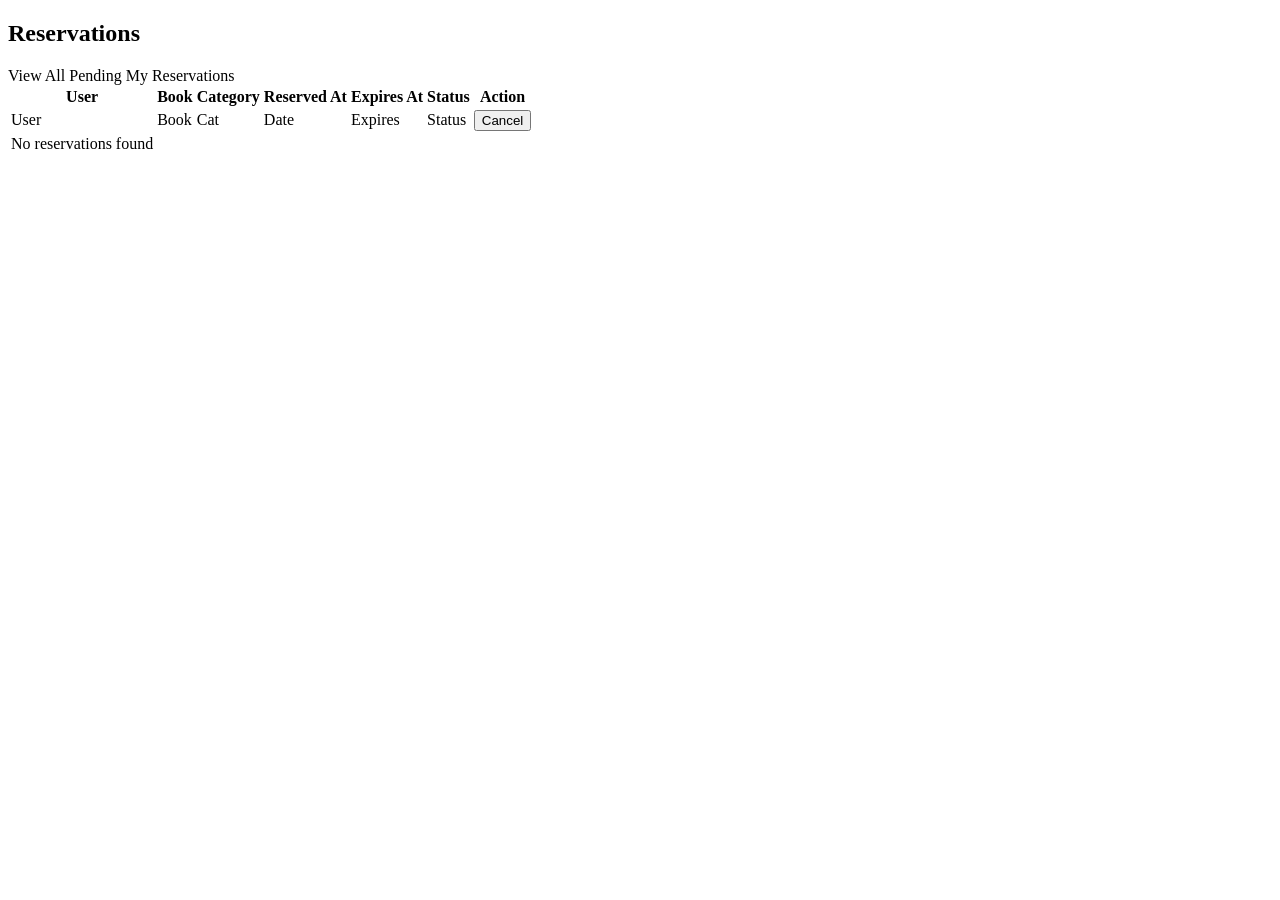
<file: src/main/webapp/WEB-INF/templates/reservations/list.html>
<!DOCTYPE html>
<html xmlns:th="http://www.thymeleaf.org"
      th:replace="~{layout/base :: layout('Reservations', ~{::section})}">
<section>
    <div class="d-flex justify-content-between align-items-center mb-4">
        <h2><i class="bi bi-bookmark"></i>
            <span th:text="${staffView} ? 'Pending Reservations' : 'My Reservations'">Reservations</span>
        </h2>
        <div th:if="${isLibrarian}">
            <a th:if="${!staffView}" th:href="@{/reservations(view='all')}" class="btn btn-outline-primary btn-sm">View All Pending</a>
            <a th:if="${staffView}" th:href="@{/reservations}" class="btn btn-outline-secondary btn-sm">My Reservations</a>
        </div>
    </div>

    <div class="card border-0 shadow-sm">
        <div class="table-responsive">
            <table class="table table-hover mb-0">
                <thead class="table-light">
                <tr>
                    <th th:if="${staffView}">User</th>
                    <th>Book</th>
                    <th>Category</th>
                    <th>Reserved At</th>
                    <th>Expires At</th>
                    <th>Status</th>
                    <th>Action</th>
                </tr>
                </thead>
                <tbody>
                <tr th:each="res : ${reservations}">
                    <td th:if="${staffView}" th:text="${res.user.fullName}">User</td>
                    <td><a th:href="@{/books/{id}(id=${res.book.id})}" th:text="${res.book.title}">Book</a></td>
                    <td><span class="badge bg-primary" th:text="${res.book.category.name}">Cat</span></td>
                    <td th:text="${#temporals.format(res.reservedAt, 'dd MMM yyyy HH:mm')}">Date</td>
                    <td th:text="${#temporals.format(res.expiresAt, 'dd MMM yyyy HH:mm')}">Expires</td>
                    <td><span class="badge bg-info" th:text="${res.status}">Status</span></td>
                    <td>
                        <form th:if="${res.status.name() == 'PENDING' && !staffView}"
                              th:action="@{/reservations/{id}/cancel(id=${res.id})}" method="post">
                            <button type="submit" class="btn btn-sm btn-outline-danger">Cancel</button>
                        </form>
                    </td>
                </tr>
                <tr th:if="${#lists.isEmpty(reservations)}">
                    <td th:colspan="${staffView ? 7 : 6}" class="text-center text-muted py-4">No reservations found</td>
                </tr>
                </tbody>
            </table>
        </div>
    </div>
</section>
</html>
</file>
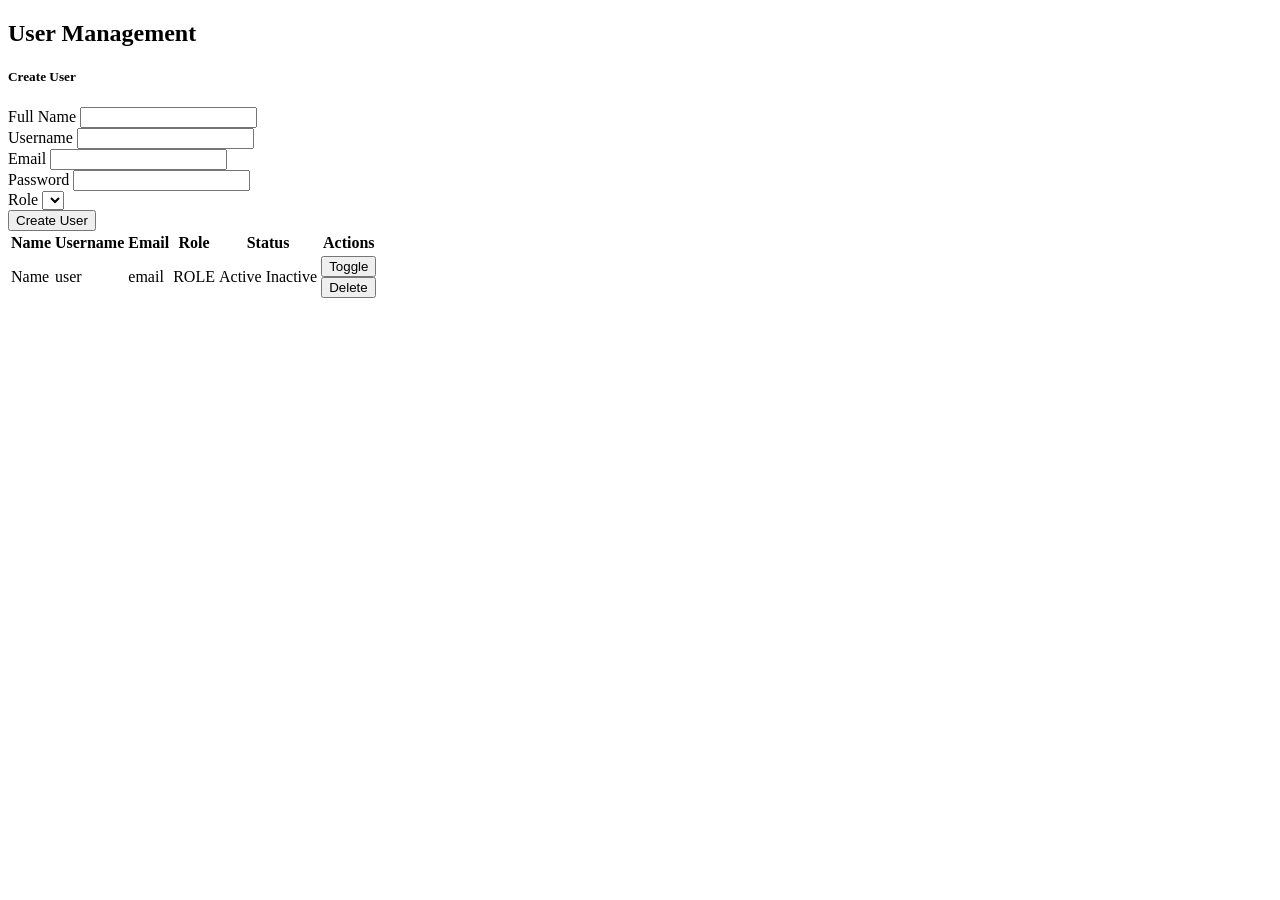
<file: src/main/webapp/WEB-INF/templates/users/list.html>
<!DOCTYPE html>
<html xmlns:th="http://www.thymeleaf.org"
      th:replace="~{layout/base :: layout('User Management', ~{::section})}">
<section>
    <h2 class="mb-4"><i class="bi bi-people"></i> User Management</h2>

    <div class="row">
        <div class="col-lg-4 mb-4">
            <div class="card border-0 shadow-sm">
                <div class="card-header bg-white"><h5 class="mb-0">Create User</h5></div>
                <div class="card-body">
                    <form th:action="@{/users}" method="post">
                        <input type="hidden" name="action" value="create"/>
                        <div class="mb-3">
                            <label class="form-label">Full Name</label>
                            <input type="text" name="fullName" class="form-control" required/>
                        </div>
                        <div class="mb-3">
                            <label class="form-label">Username</label>
                            <input type="text" name="username" class="form-control" required/>
                        </div>
                        <div class="mb-3">
                            <label class="form-label">Email</label>
                            <input type="email" name="email" class="form-control" required/>
                        </div>
                        <div class="mb-3">
                            <label class="form-label">Password</label>
                            <input type="password" name="password" class="form-control" required minlength="6"/>
                        </div>
                        <div class="mb-3">
                            <label class="form-label">Role</label>
                            <select name="role" class="form-select">
                                <option th:each="r : ${roles}" th:value="${r}" th:text="${r}"></option>
                            </select>
                        </div>
                        <button type="submit" class="btn btn-primary w-100">Create User</button>
                    </form>
                </div>
            </div>
        </div>

        <div class="col-lg-8">
            <div class="card border-0 shadow-sm">
                <div class="table-responsive">
                    <table class="table table-hover mb-0">
                        <thead class="table-light">
                        <tr><th>Name</th><th>Username</th><th>Email</th><th>Role</th><th>Status</th><th>Actions</th></tr>
                        </thead>
                        <tbody>
                        <tr th:each="user : ${users}">
                            <td th:text="${user.fullName}">Name</td>
                            <td th:text="${user.username}">user</td>
                            <td th:text="${user.email}">email</td>
                            <td><span class="badge bg-primary" th:text="${user.role}">ROLE</span></td>
                            <td>
                                <span th:if="${user.active}" class="badge bg-success">Active</span>
                                <span th:unless="${user.active}" class="badge bg-secondary">Inactive</span>
                            </td>
                            <td>
                                <form th:action="@{/users}" method="post" class="d-inline">
                                    <input type="hidden" name="action" value="toggle"/>
                                    <input type="hidden" name="id" th:value="${user.id}"/>
                                    <button type="submit" class="btn btn-sm btn-outline-warning">Toggle</button>
                                </form>
                                <form th:action="@{/users}" method="post" class="d-inline"
                                      onsubmit="return confirm('Delete user?')">
                                    <input type="hidden" name="action" value="delete"/>
                                    <input type="hidden" name="id" th:value="${user.id}"/>
                                    <button type="submit" class="btn btn-sm btn-outline-danger">Delete</button>
                                </form>
                            </td>
                        </tr>
                        </tbody>
                    </table>
                </div>
            </div>
        </div>
    </div>
</section>
</html>
</file>
<file: src/main/webapp/css/style.css>
:root {
    --primary-color: #2563eb;
}

body {
    min-height: 100vh;
    display: flex;
    flex-direction: column;
    background-color: #f8fafc;
}

main {
    flex: 1;
}

.stat-card {
    transition: transform 0.2s;
}

.stat-card:hover {
    transform: translateY(-3px);
}

.category-card {
    transition: all 0.2s ease;
    cursor: pointer;
}

.hover-lift:hover {
    transform: translateY(-5px);
    box-shadow: 0 8px 25px rgba(0,0,0,0.1) !important;
}

.book-card {
    transition: transform 0.2s;
}

.book-card:hover {
    transform: translateY(-3px);
}

.badge-available {
    background-color: #22c55e;
}

.badge-unavailable {
    background-color: #ef4444;
}

.table th {
    font-weight: 600;
    font-size: 0.875rem;
}

.form-label {
    font-weight: 500;
    font-size: 0.875rem;
}

.card {
    border-radius: 0.75rem;
}

.navbar-brand {
    font-size: 1.25rem;
}

.page-link {
    border-radius: 0.375rem !important;
    margin: 0 2px;
}
</file>
